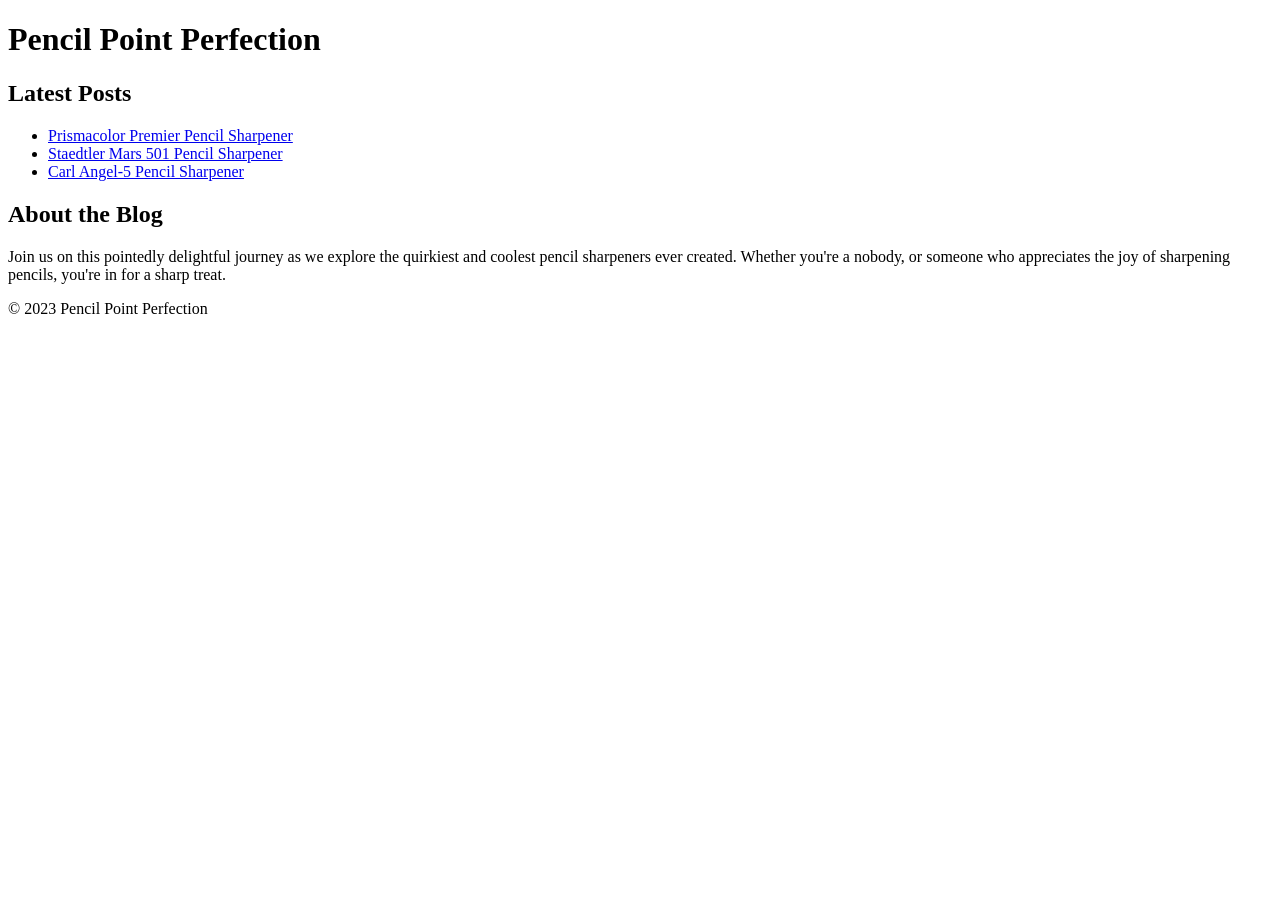
<file: Vitamin 2/index.html>
<!DOCTYPE html>
<html>
  <head>
    <title>Pencil Point Perfection: Vihan's Favorite Pencil Sharpeners</title>
  </head>
  <body>
    <h1>Pencil Point Perfection</h1>
    <main>
      <section>
        <h2>Latest Posts</h2>
        <ul>
          <li>
            <a href="#">Prismacolor Premier Pencil Sharpener</a>
          </li>
          <li>
            <a href="#">Staedtler Mars 501 Pencil Sharpener</a>
          </li>
          <li>
            <a href="#">Carl Angel-5 Pencil Sharpener</a>
          </li>
        </ul>
      </section>
      <section>
        <h2>About the Blog</h2>
        <p>
          Join us on this pointedly delightful journey as we explore the
          quirkiest and coolest pencil sharpeners ever created. Whether you're a
          nobody, or someone who appreciates the joy of sharpening pencils,
          you're in for a sharp treat.
        </p>
      </section>
    </main>
    <footer>
      <p>&copy; 2023 Pencil Point Perfection</p>
    </footer>
  </body>
</html>
</file>
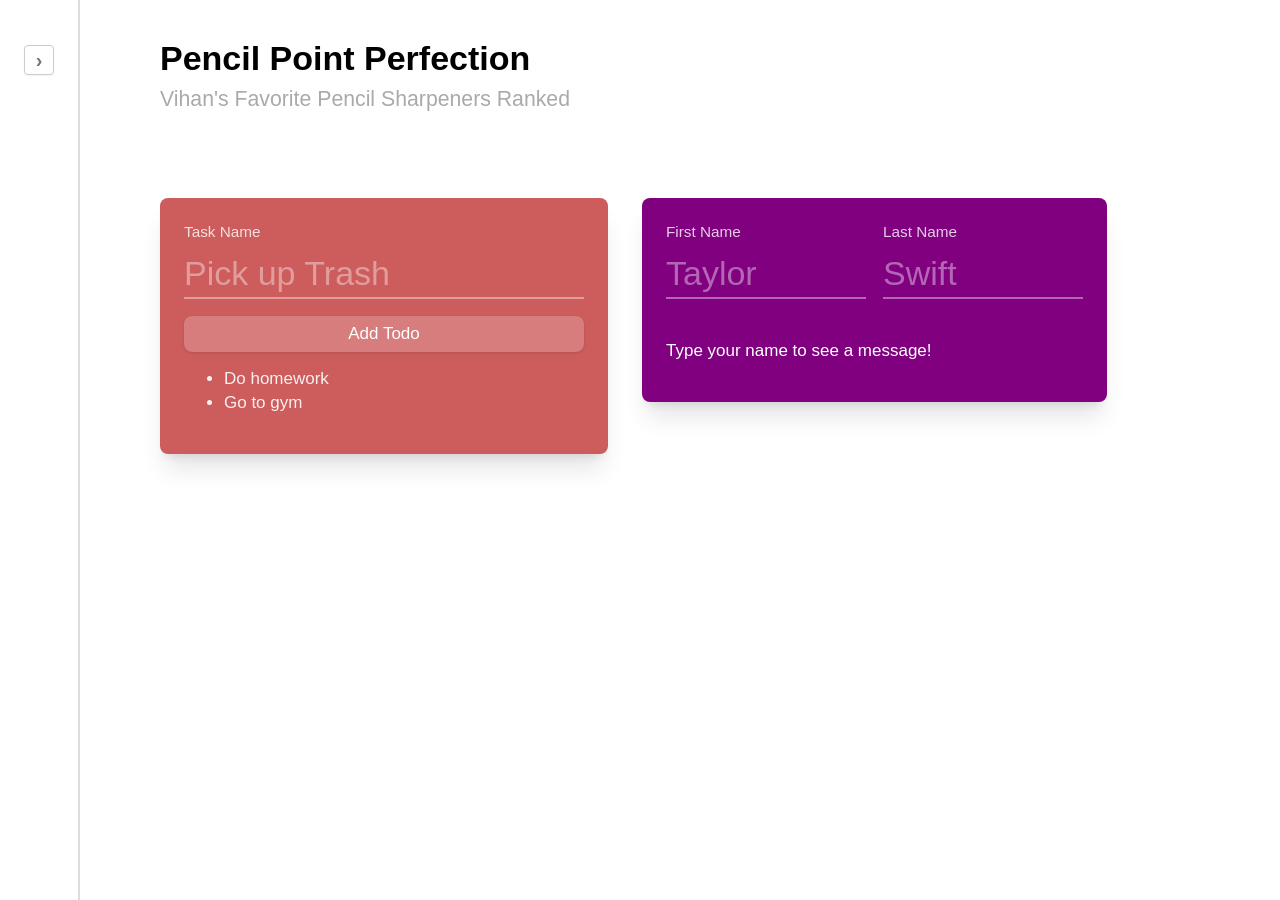
<file: vitamin4/index.html>
<!DOCTYPE html>
<html>
  <head>
    <meta charset="UTF-8" />
    <meta name="viewport" content="width=device-width, initial-scale=1.0" />
    <link rel="stylesheet" href="style.css" />
    <script src="script.js" type="text/javascript"></script>
    <title>Vitamin 3: CSS Layout</title>
  </head>
  <body>
    <aside id="sidebar" data-testid="sidebar">
      <div>
        <div>
          <button id="sidebar-button" data-testid="sidebar-button">›</button>
        </div>
        <div>
          <h3>Pencil Sharpeners</h3>
          <ul>
            <li><a>Prisma Premier</a></li>
            <li><a>Staedtler Mars 501</a></li>
            <li><a>Carl Angel-5</a></li>
          </ul>
        </div>
      </div>
    </aside>
    <main>
      <h1>Pencil Point Perfection</h1>
      <h2>Vihan's Favorite Pencil Sharpeners Ranked</h2>

      <div class="exercises">
        <div class="exercise exercise-1">
          <div>
            <label for="task-name">Task Name</label>
            <input
              type="text"
              id="task-name"
              name="task-name"
              placeholder="Pick up Trash"
            />
          </div>
          <button id="add-todo" data-testid="add-todo">Add Todo</button>
          <ul id="todo-list">
            <li>Do homework</li>
            <li>Go to gym</li>
          </ul>
        </div>
        <div class="exercise exercise-2">
          <div>
            <label for="first-name">First Name</label>
            <input
              type="text"
              id="first-name"
              name="first-name"
              placeholder="Taylor"
            />
          </div>
          <div>
            <label for="last-name">Last Name</label>
            <input
              type="text"
              id="last-name"
              name="last-name"
              placeholder="Swift"
            />
          </div>
          <p id="message" data-testid="message">
            Type your name to see a message!
          </p>
        </div>
      </div>
    </main>
  </body>
</html>
</file>
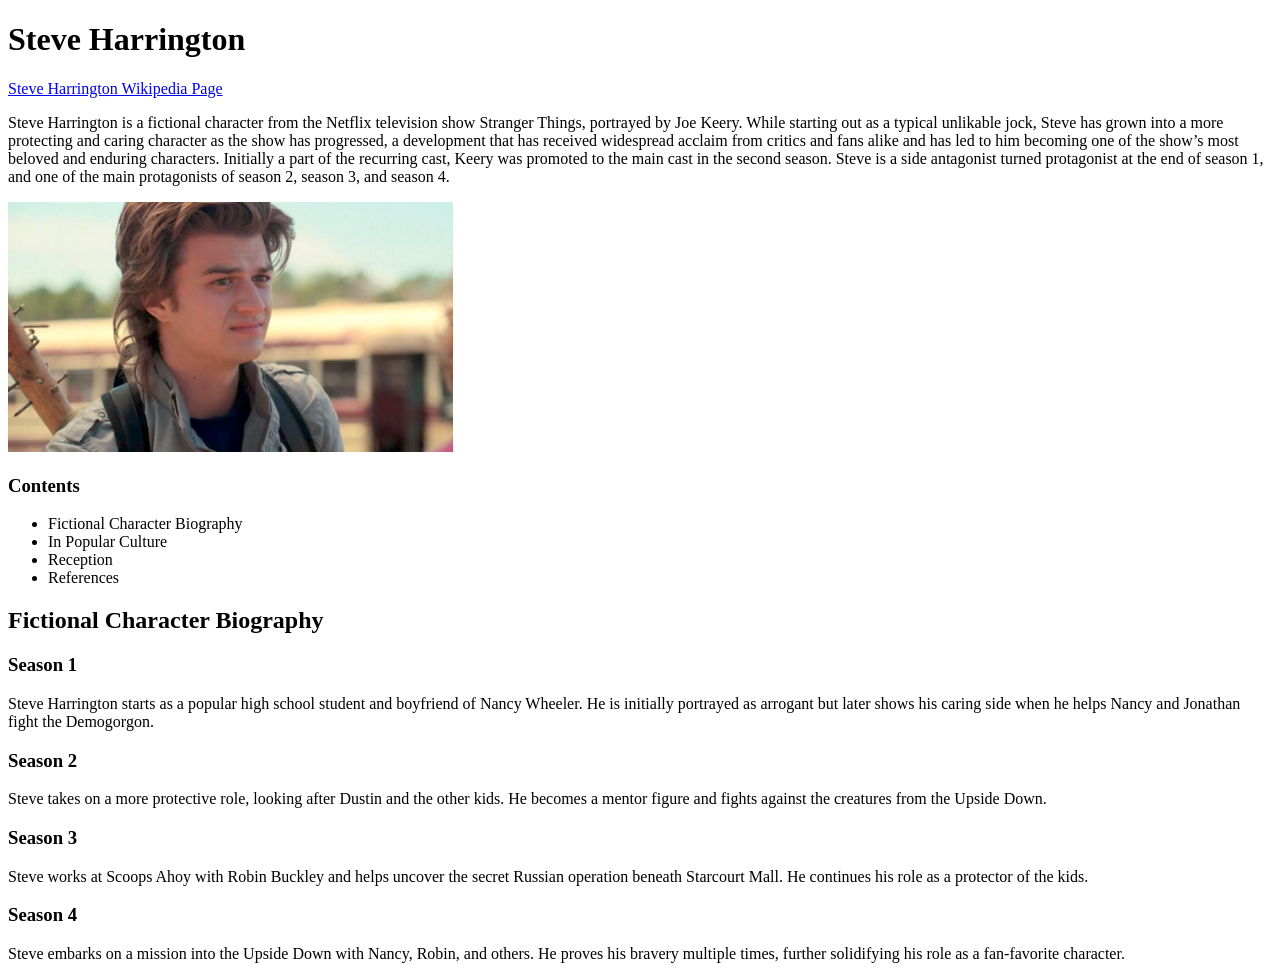
<file: Vitamin 2/Stranger/index.html>
<!DOCTYPE html>
<html lang="en">
<head>
    <meta charset="UTF-8">
    <meta name="viewport" content="width=device-width, initial-scale=1.0">
    <meta name="description" content="A tribute page for Steve Harrington from Stranger Things.">
    <meta name="keywords" content="Steve Harrington, Stranger Things, Joe Keery, Netflix">
    <meta name="author" content="Your Name">
    <title>Steve Harrington Tribute</title>
</head>
<body>
    <h1>Steve Harrington</h1>
    
    <a href="https://en.wikipedia.org/wiki/Steve_Harrington" target="_blank">Steve Harrington Wikipedia Page</a>
    
    <p>Steve Harrington is a fictional character from the Netflix television show Stranger Things, portrayed by Joe Keery. While starting out as a typical unlikable jock, Steve has grown into a more protecting and caring character as the show has progressed, a development that has received widespread acclaim from critics and fans alike and has led to him becoming one of the show’s most beloved and enduring characters. Initially a part of the recurring cast, Keery was promoted to the main cast in the second season. Steve is a side antagonist turned protagonist at the end of season 1, and one of the main protagonists of season 2, season 3, and season 4.</p>
    
    <img src="Steve.png" alt="Steve Harrington" height="250px">
    
    <h3>Contents</h3>
    <ul>
        <li>Fictional Character Biography</li>
        <li>In Popular Culture</li>
        <li>Reception</li>
        <li>References</li>
    </ul>
    
    <h2>Fictional Character Biography</h2>
    
    <h3>Season 1</h3>
    <p>Steve Harrington starts as a popular high school student and boyfriend of Nancy Wheeler. He is initially portrayed as arrogant but later shows his caring side when he helps Nancy and Jonathan fight the Demogorgon.</p>
    
    <h3>Season 2</h3>
    <p>Steve takes on a more protective role, looking after Dustin and the other kids. He becomes a mentor figure and fights against the creatures from the Upside Down.</p>
    
    <h3>Season 3</h3>
    <p>Steve works at Scoops Ahoy with Robin Buckley and helps uncover the secret Russian operation beneath Starcourt Mall. He continues his role as a protector of the kids.</p>
    
    <h3>Season 4</h3>
    <p>Steve embarks on a mission into the Upside Down with Nancy, Robin, and others. He proves his bravery multiple times, further solidifying his role as a fan-favorite character.</p>
</body>
</html>
</file>
<file: vitamin4/style.css>
/** Global Styles */
* {
  box-sizing: border-box;
}

html,
body {
  font-family: -apple-system, BlinkMacSystemFont, "Segoe UI", Roboto, Helvetica,
    Arial, sans-serif, "Apple Color Emoji", "Segoe UI Emoji", "Segoe UI Symbol";
  width: 100%;
  height: 100%;
  margin: 0;
  padding: 0;
  font-size: 17px;
}

/** Layout Styles */
body {
  display: flex;
  flex-direction: row;
}

/** Main Styles */
main {
  padding: 16px;
  padding-left: 80px;
  position: relative;
}

h1 {
  margin-bottom: 0;
}

h2 {
  font-weight: normal;
  color: #aaa;
  font-size: 1.25rem;
  line-height: 1.3;
  margin: 0.5rem 0;
}

/** Button */
#sidebar-button {
  position: absolute;
  left: 24px;
  top: 45px;

  width: 30px;
  height: 30px;
  margin: 0;
  padding: 0;

  color: #777;
  background: #fff;
  border: 1px solid #ccc;
  outline: none;

  font-size: 20px;
  font-weight: bold;

  border-radius: 4px;
  box-shadow: 0 1px 2px 0 rgb(0 0 0 / 0.05);

  transition: background 0.1s ease-out;
  cursor: pointer;
}

#sidebar-button:hover {
  background: #efefef;
}

#sidebar-button:active {
  background: #eee;
}

/** Sidebar Styles */
aside {
  border-right: 2px solid #ddd;

  position: relative;

  width: 80px;
  overflow: hidden;
  transition: 0.3s ease width;
}

aside > div {
  position: absolute;
  width: 280px;
  display: flex;
  flex-direction: row;
}

aside > div > div {
  padding: 32px 28px;
}

aside.opened {
  width: 280px;
}

h3 {
  font-size: 1rem;
  font-weight: 500;
}

aside ul {
  list-style-type: none;
  margin: 0;
  padding: 0;

  font-size: 1rem;
}

aside ul > li {
  margin: 8px 0;
}

aside ul > li a {
  color: #aaa;
  transition: color 0.1s ease-in;
  cursor: pointer;
}

aside ul > li a:hover {
  color: purple;
}

/** Inputs */
.exercises {
  margin-top: 50px;
  display: flex;
  flex-wrap: wrap;
  align-items: flex-start;
}

.exercise {
  box-shadow: 0 20px 25px -5px rgb(0 0 0 / 0.1),
    0 8px 10px -6px rgb(0 0 0 / 0.1);

  margin-top: 2rem;
  margin-right: 2rem;
  padding: 24px 24px;
  border-radius: 8px;

  background: black;
  color: white;
}

.exercise ul {
  color: rgba(255, 255, 255, 0.9);
  margin: 1rem 0;
}

.exercise ul > li {
  margin: 4px 0;
}

/** Exercise 1 */
.exercise-1 {
  background: indianred;
}

.exercise-1 input[type="text"] {
  width: 400px;
}

/** Exercise 2 */
.exercise-2 {
  background: purple;
  display: inline-grid;
  grid-template-columns: 1fr 1fr;
  grid-template-rows: auto auto;
  gap: 1em 1em;
  grid-template-areas:
    "input1 input2"
    "output output";
}

.exercise-2 > :nth-child(1) {
  grid-area: input1;
}

.exercise-2 > :nth-child(2) {
  grid-area: input2;
}

.exercise-2 > :nth-child(3) {
  grid-area: output;
}

/** Inputs */
label {
  font-size: 0.9rem;
  font-weight: 400;
  color: rgba(255, 255, 255, 0.8);
}

input[type="text"] {
  display: block;

  margin: 8px 0;
  padding: 4px 0;

  font-size: 2rem;

  width: 200px;

  color: white;
  background: none;

  border: none;
  border-radius: 0;
  border-bottom: 2px solid rgba(255, 255, 255, 0.4);
}

input[type="text"]:focus {
  outline: none;
}

input[type="text"]::placeholder {
  color: rgba(255, 255, 255, 0.4);
}

button {
  display: block;
  width: 100%;

  background: rgba(255, 255, 255, 0.2);
  border: none;
  border-radius: 8px;

  box-shadow: 0 1px 3px 0 rgb(0 0 0 / 0.1), 0 1px 2px -1px rgb(0 0 0 / 0.1);

  margin: 1rem 0;
  padding: 8px 8px;

  font-size: 1rem;
  font-family: inherit;
  font-weight: 400;

  color: white;
  text-align: center;

  transition: background 0.1s ease;
  cursor: pointer;
}

button:hover {
  background: rgba(255, 255, 255, 0.3);
}
</file>
